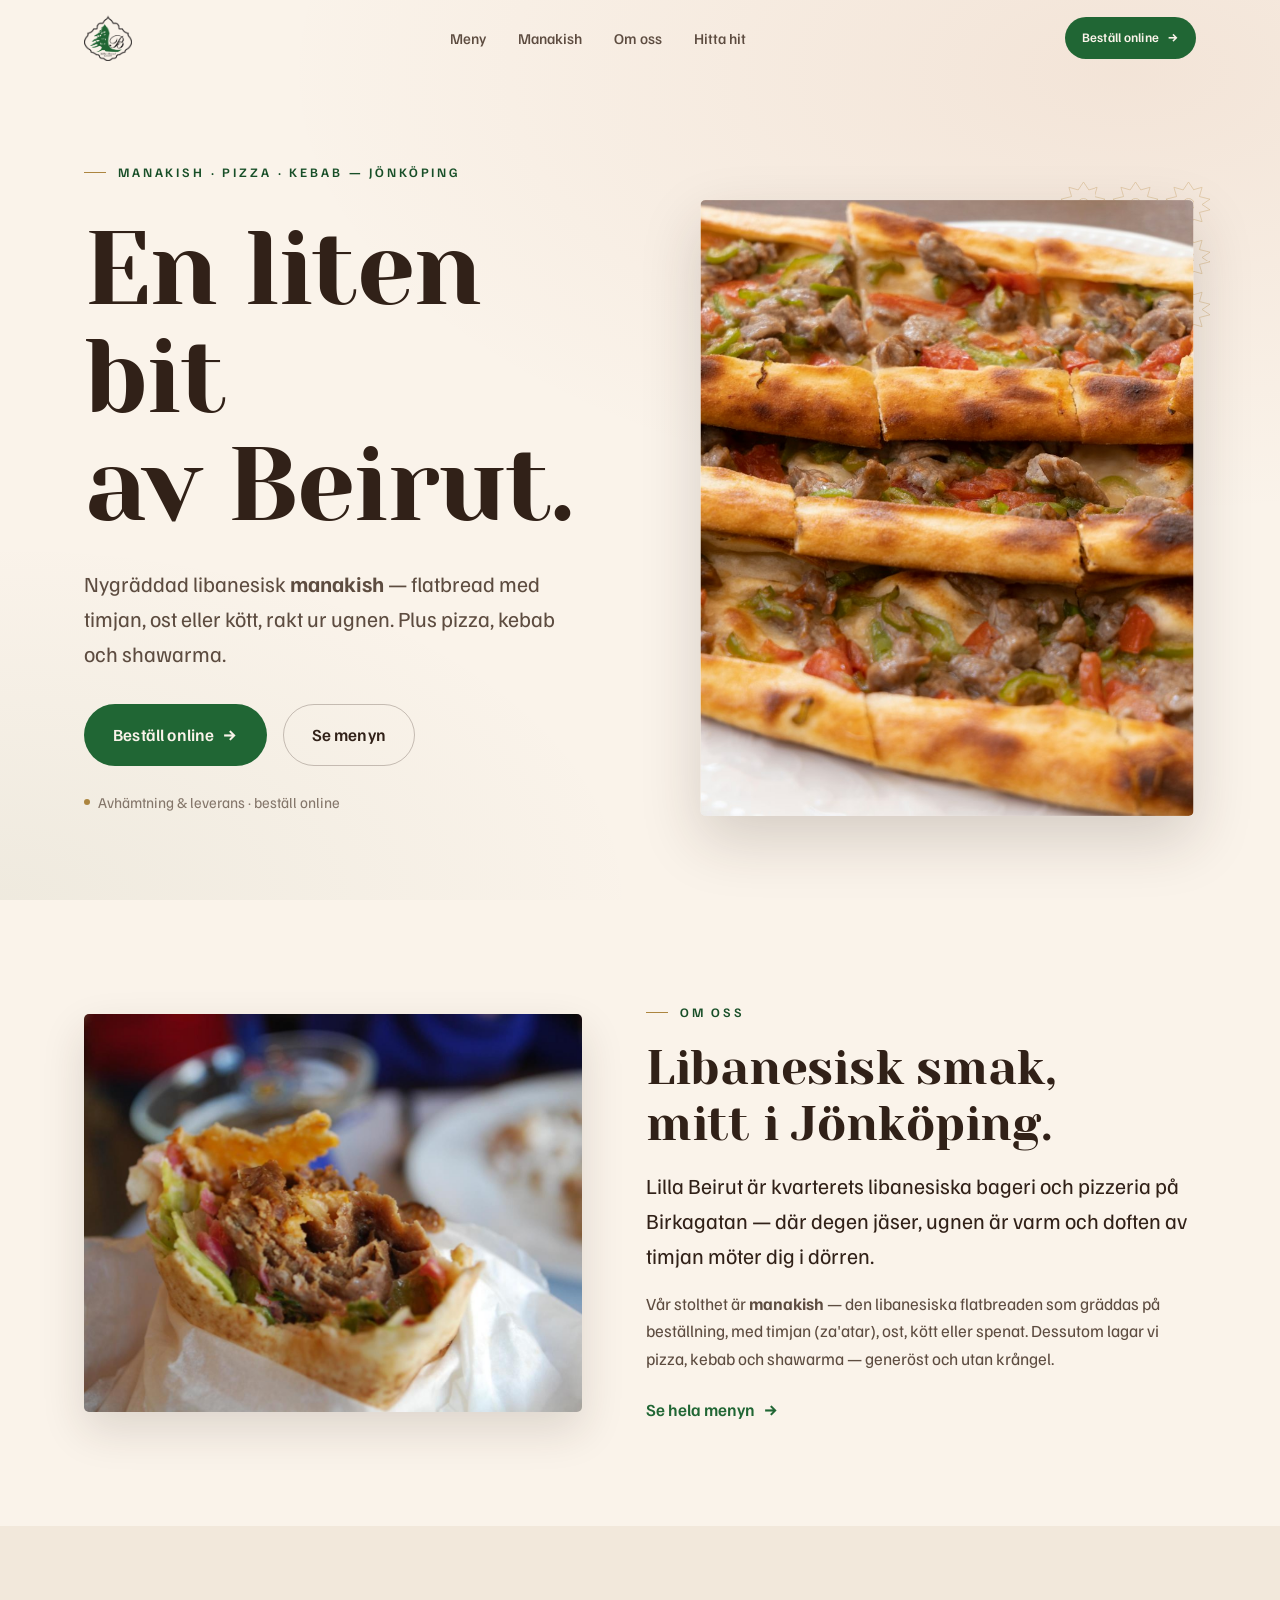
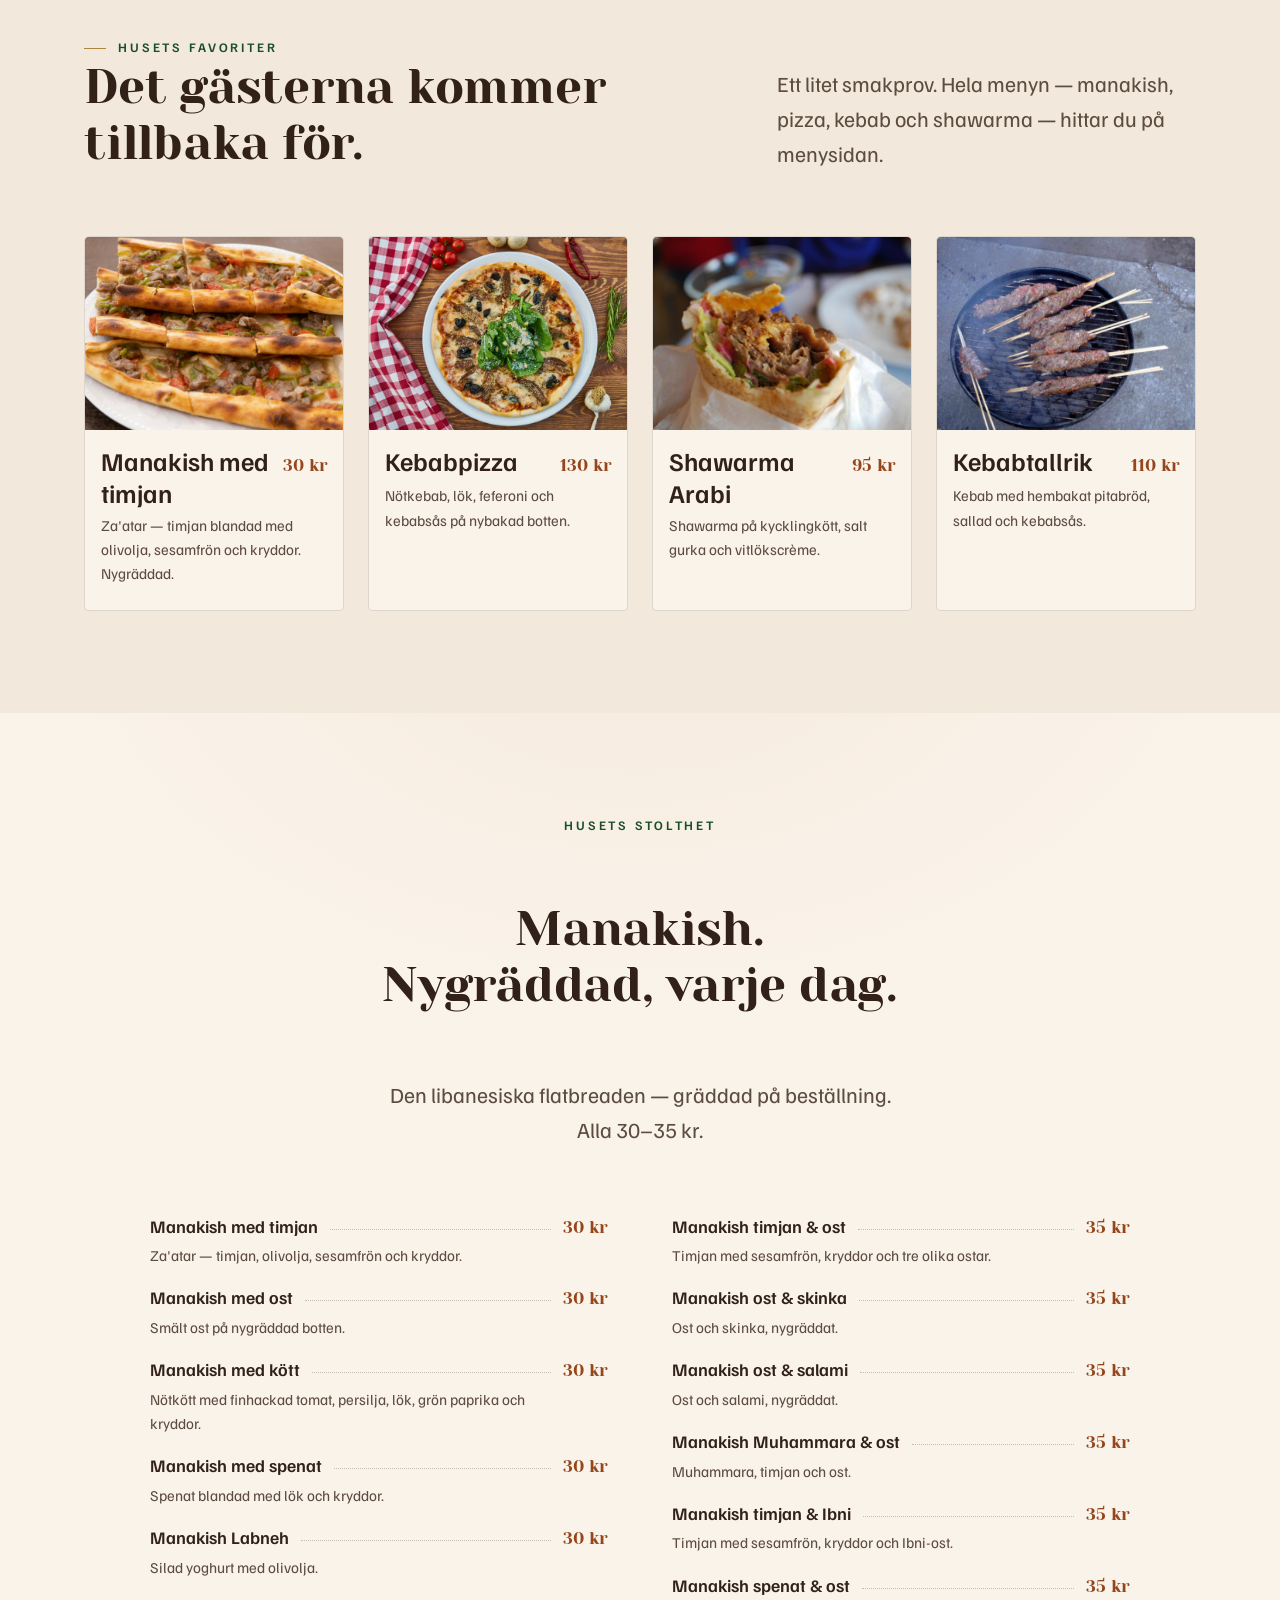
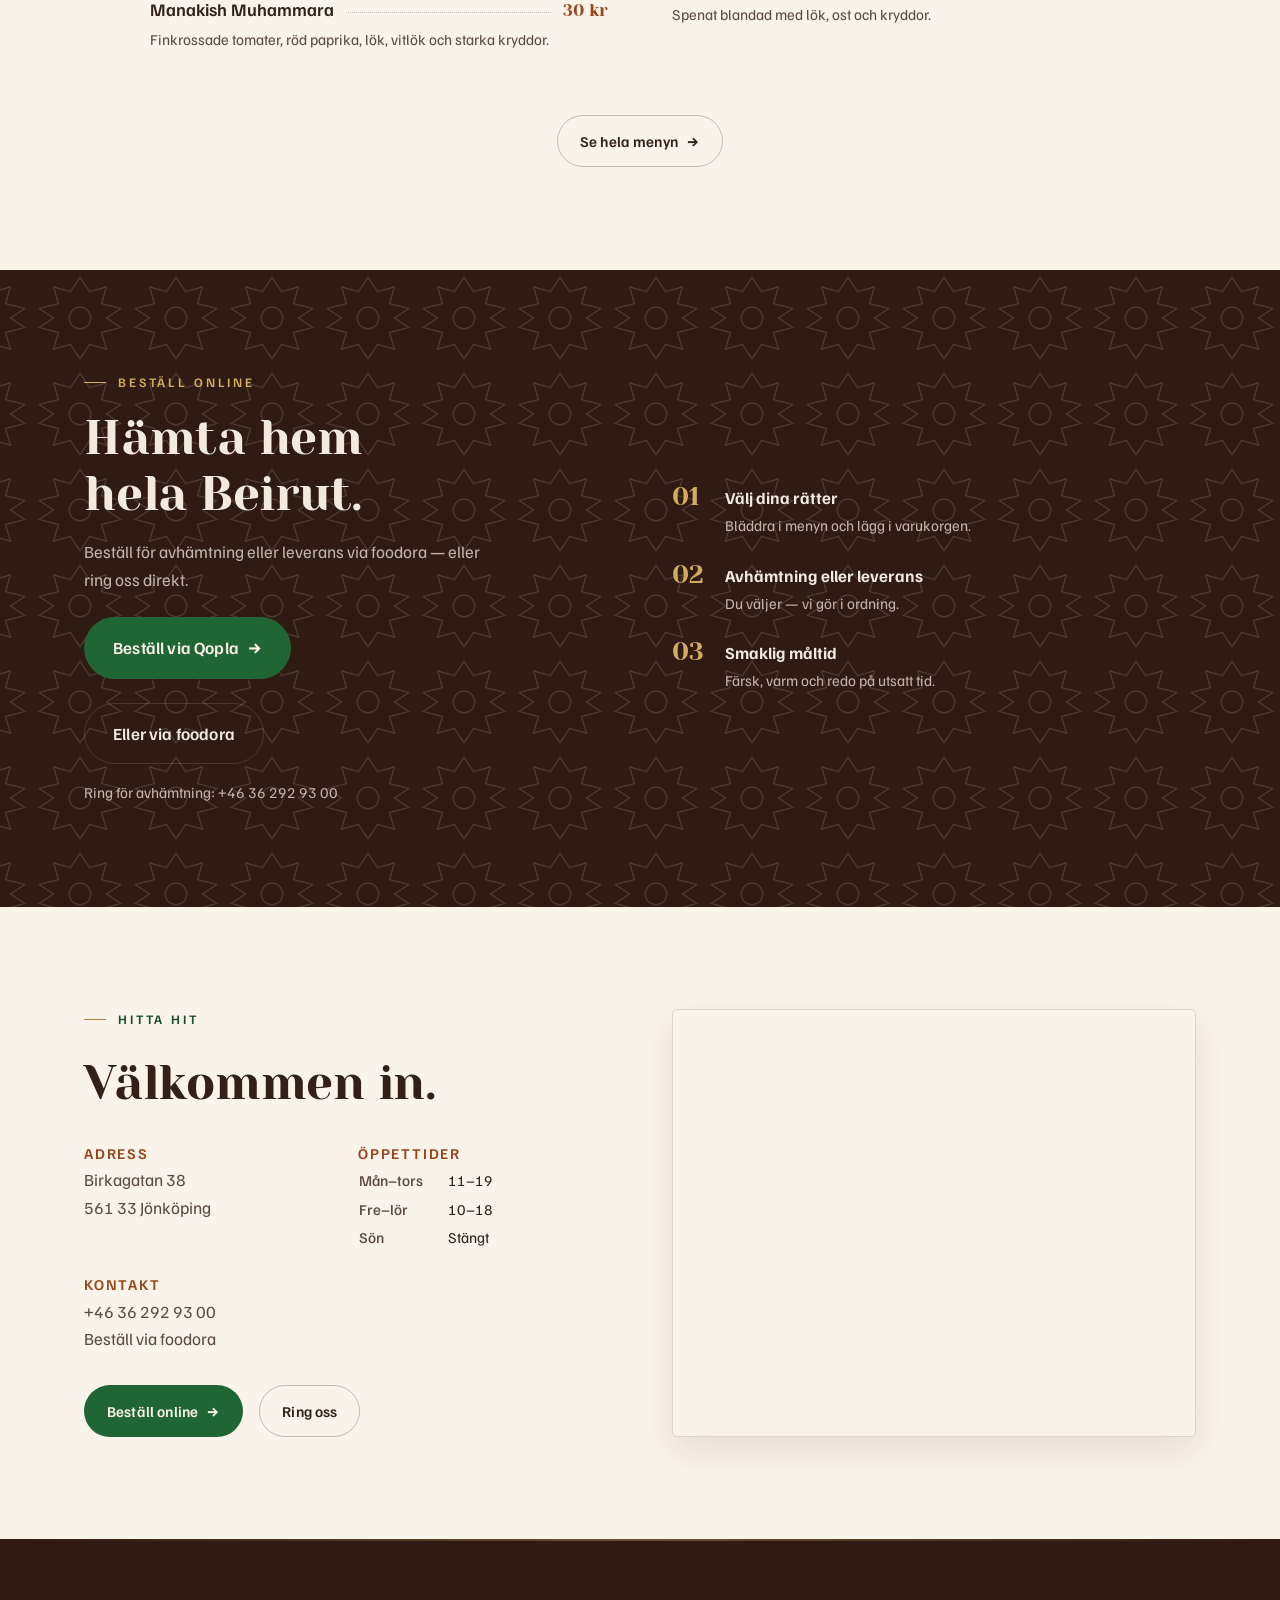
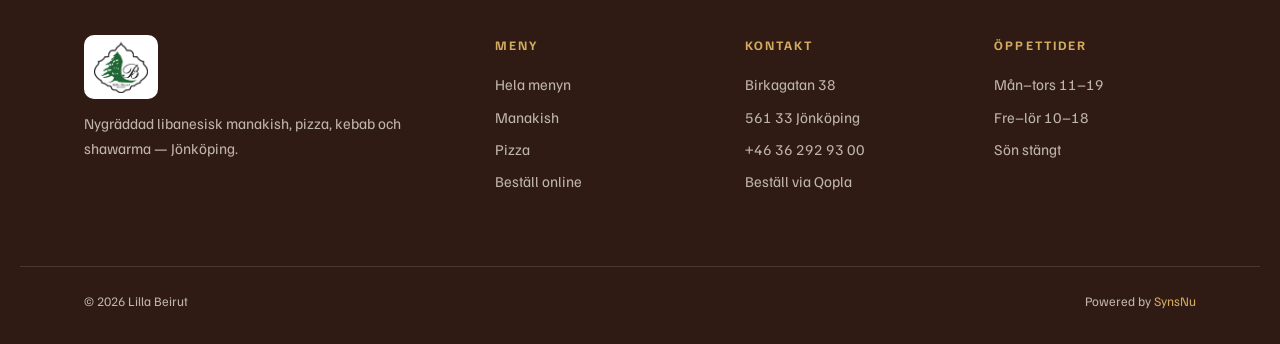
<file: index.html>
<!DOCTYPE html>
<html lang="sv">
<head>
<meta charset="UTF-8">
<meta name="viewport" content="width=device-width, initial-scale=1">

<title>Lilla Beirut — Manakish, pizza &amp; kebab i Jönköping</title>
<meta name="description" content="Lilla Beirut i Jönköping — nygräddad libanesisk manakish, pizza, kebab och shawarma. Avhämtning och leverans via foodora.">
<meta name="theme-color" content="#3a2418">

<link rel="canonical" href="https://lillabeirut.com/">
<meta property="og:title" content="Lilla Beirut — Manakish, pizza & kebab i Jönköping">
<meta property="og:description" content="Nygräddad libanesisk manakish, pizza, kebab och shawarma. Avhämtning &amp; leverans.">
<meta property="og:type" content="restaurant">
<meta property="og:locale" content="sv_SE">
<meta property="og:url" content="https://lillabeirut.com/">

<link rel="icon" type="image/png" sizes="32x32" href="assets/favicon-32.png">
<link rel="icon" type="image/png" sizes="512x512" href="assets/favicon-512.png">
<link rel="apple-touch-icon" href="assets/favicon-512.png">

<link rel="preconnect" href="https://fonts.googleapis.com">
<link rel="preconnect" href="https://fonts.gstatic.com" crossorigin>
<link rel="stylesheet" href="https://fonts.googleapis.com/css2?family=Yeseva+One&family=Familjen+Grotesk:ital,wght@0,400;0,500;0,600;0,700;1,400&display=swap">

<link rel="stylesheet" href="styles/tokens.css">
<link rel="stylesheet" href="styles/base.css">
<link rel="stylesheet" href="styles/components.css">
<link rel="stylesheet" href="styles/pages.css">

<script type="application/ld+json">
{ "@context":"https://schema.org","@type":"Restaurant",
  "name":"Lilla Beirut",
  "servesCuisine":["Lebanese","Manakish","Pizza","Kebab"],
  "priceRange":"$",
  "telephone":"+46362929300",
  "url":"https://lillabeirut.com/",
  "address":{"@type":"PostalAddress","streetAddress":"Birkagatan 38","postalCode":"561 33","addressLocality":"Jönköping","addressCountry":"SE"},
  "openingHoursSpecification":[
    {"@type":"OpeningHoursSpecification","dayOfWeek":["Monday","Tuesday","Wednesday","Thursday"],"opens":"11:00","closes":"19:00"},
    {"@type":"OpeningHoursSpecification","dayOfWeek":["Friday","Saturday"],"opens":"10:00","closes":"18:00"}
  ]
}
</script>
</head>

<body>

<a class="skip-link" href="#main">Hoppa till innehåll</a>

<!-- ============ NAV ============ -->
<header class="nav" id="nav">
  <div class="nav__inner wrap">
    <a class="wordmark" href="index.html" aria-label="Lilla Beirut — startsida">
      <img class="wordmark__logo" src="assets/lilla-beirut-logo-transparent.png" alt="Lilla Beirut Bakery" width="150" height="107">
    </a>
    <nav class="nav__links" aria-label="Huvudmeny">
      <a href="meny.html">Meny</a>
      <a href="#manakish">Manakish</a>
      <a href="#om-oss">Om oss</a>
      <a href="#hitta-hit">Hitta hit</a>
    </nav>
    <a class="btn btn--primary btn--sm nav__cta" href="https://qopla.com/restaurant/lilla-beirut/qqyY3pXYZp/order" target="_blank" rel="noopener">Beställ online <span class="btn__arrow" aria-hidden="true">→</span></a>
    <button class="nav__burger" id="burger" aria-label="Öppna meny" aria-expanded="false" aria-controls="mobnav"><span></span></button>
  </div>
</header>

<!-- ============ MOBILE NAV ============ -->
<div class="mobnav" id="mobnav" aria-label="Mobilmeny">
  <div class="mobnav__top wrap">
    <span class="wordmark wordmark--static">Lilla Beirut</span>
    <button class="mobnav__close" data-close aria-label="Stäng meny">×</button>
  </div>
  <nav class="mobnav__links">
    <a href="meny.html">Meny</a>
    <a href="#manakish" data-close>Manakish</a>
    <a href="#om-oss" data-close>Om oss</a>
    <a href="#hitta-hit" data-close>Hitta hit</a>
  </nav>
  <a class="btn btn--primary mobnav__cta" href="https://qopla.com/restaurant/lilla-beirut/qqyY3pXYZp/order" target="_blank" rel="noopener" data-close>Beställ online <span class="btn__arrow" aria-hidden="true">→</span></a>
</div>

<main id="main">

  <!-- ============ HERO ============ -->
  <section class="hero">
    <div class="hero__grid wrap">
      <div class="hero__copy">
        <span class="eyebrow reveal">Manakish · Pizza · Kebab — Jönköping</span>
        <h1 class="hero__title reveal reveal--d1">En liten bit<br>av Beirut.</h1>
        <p class="hero__lead reveal reveal--d2">
          Nygräddad libanesisk <strong>manakish</strong> — flatbread med timjan,
          ost eller kött, rakt ur ugnen. Plus pizza, kebab och shawarma.
        </p>
        <div class="hero__actions reveal reveal--d3">
          <a class="btn btn--primary btn--lg" href="https://qopla.com/restaurant/lilla-beirut/qqyY3pXYZp/order" target="_blank" rel="noopener">Beställ online <span class="btn__arrow" aria-hidden="true">→</span></a>
          <a class="btn btn--ghost btn--lg" href="meny.html">Se menyn</a>
        </div>
        <p class="hero__note reveal reveal--d3">Avhämtning &amp; leverans · beställ online</p>
      </div>

      <figure class="hero__figure reveal reveal--d2">
        <img src="assets/photos/manakish.jpg" width="1200" height="900"
             alt="Nygräddad libanesisk manakish med kött, tomat och grön paprika" fetchpriority="high">
        <span class="hero__tile" aria-hidden="true"></span>
      </figure>
    </div>
  </section>

  <!-- ============ STORY / OM OSS ============ -->
  <section class="section" id="om-oss">
    <div class="story wrap">
      <figure class="story__media reveal">
        <img src="assets/photos/shawarma.jpg" width="1200" height="900" loading="lazy"
             alt="Shawarma i nybakat bröd med vitlökscrème">
      </figure>
      <div class="story__copy reveal reveal--d1">
        <span class="eyebrow">Om oss</span>
        <h2>Libanesisk smak,<br>mitt i Jönköping.</h2>
        <p class="lead">
          Lilla Beirut är kvarterets libanesiska bageri och pizzeria på
          Birkagatan — där degen jäser, ugnen är varm och doften av timjan
          möter dig i dörren.
        </p>
        <p>
          Vår stolthet är <strong>manakish</strong> — den libanesiska flatbreaden
          som gräddas på beställning, med timjan (za'atar), ost, kött eller
          spenat. Dessutom lagar vi pizza, kebab och shawarma — generöst och
          utan krångel.
        </p>
        <a class="link-arrow" href="meny.html">Se hela menyn <span aria-hidden="true">→</span></a>
      </div>
    </div>
  </section>

  <!-- ============ SIGNATURE DISHES ============ -->
  <section class="section surface-2" id="favoriter">
    <div class="wrap">
      <header class="sec-head reveal">
        <div>
          <span class="eyebrow">Husets favoriter</span>
          <h2>Det gästerna kommer<br>tillbaka för.</h2>
        </div>
        <p class="sec-head__lead">
          Ett litet smakprov. Hela menyn — manakish, pizza, kebab och
          shawarma — hittar du på menysidan.
        </p>
      </header>

      <div class="dishes reveal">
        <article class="dish">
          <div class="dish__media"><img src="assets/photos/manakish.jpg" width="800" height="600" loading="lazy" alt="Manakish med timjan (za'atar)"></div>
          <div class="dish__body">
            <div class="dish__row"><h3>Manakish med timjan</h3><span class="dish__price">30&nbsp;kr</span></div>
            <p>Za'atar — timjan blandad med olivolja, sesamfrön och kryddor. Nygräddad.</p>
          </div>
        </article>
        <article class="dish">
          <div class="dish__media"><img src="assets/photos/pizza.jpg" width="800" height="600" loading="lazy" alt="Kebabpizza"></div>
          <div class="dish__body">
            <div class="dish__row"><h3>Kebabpizza</h3><span class="dish__price">130&nbsp;kr</span></div>
            <p>Nötkebab, lök, feferoni och kebabsås på nybakad botten.</p>
          </div>
        </article>
        <article class="dish">
          <div class="dish__media"><img src="assets/photos/shawarma.jpg" width="800" height="600" loading="lazy" alt="Shawarma Arabi"></div>
          <div class="dish__body">
            <div class="dish__row"><h3>Shawarma Arabi</h3><span class="dish__price">95&nbsp;kr</span></div>
            <p>Shawarma på kycklingkött, salt gurka och vitlökscrème.</p>
          </div>
        </article>
        <article class="dish">
          <div class="dish__media"><img src="assets/photos/grill.jpg" width="800" height="600" loading="lazy" alt="Kebabtallrik"></div>
          <div class="dish__body">
            <div class="dish__row"><h3>Kebabtallrik</h3><span class="dish__price">110&nbsp;kr</span></div>
            <p>Kebab med hembakat pitabröd, sallad och kebabsås.</p>
          </div>
        </article>
      </div>
    </div>
  </section>

  <!-- ============ MANAKISH (the focus) ============ -->
  <section class="section mezze" id="manakish">
    <div class="wrap">
      <header class="sec-head sec-head--center reveal">
        <span class="eyebrow">Husets stolthet</span>
        <h2>Manakish.<br>Nygräddad, varje dag.</h2>
        <p class="sec-head__lead">Den libanesiska flatbreaden — gräddad på beställning. Alla 30–35 kr.</p>
      </header>

      <div class="mezze__list reveal reveal--d1">
        <div class="mezze__col">
          <div class="m-item"><span class="m-item__name">Manakish med timjan</span><span class="m-item__dot" aria-hidden="true"></span><span class="m-item__price">30 kr</span></div>
          <p class="m-item__desc">Za'atar — timjan, olivolja, sesamfrön och kryddor.</p>
          <div class="m-item"><span class="m-item__name">Manakish med ost</span><span class="m-item__dot" aria-hidden="true"></span><span class="m-item__price">30 kr</span></div>
          <p class="m-item__desc">Smält ost på nygräddad botten.</p>
          <div class="m-item"><span class="m-item__name">Manakish med kött</span><span class="m-item__dot" aria-hidden="true"></span><span class="m-item__price">30 kr</span></div>
          <p class="m-item__desc">Nötkött med finhackad tomat, persilja, lök, grön paprika och kryddor.</p>
          <div class="m-item"><span class="m-item__name">Manakish med spenat</span><span class="m-item__dot" aria-hidden="true"></span><span class="m-item__price">30 kr</span></div>
          <p class="m-item__desc">Spenat blandad med lök och kryddor.</p>
          <div class="m-item"><span class="m-item__name">Manakish Labneh</span><span class="m-item__dot" aria-hidden="true"></span><span class="m-item__price">30 kr</span></div>
          <p class="m-item__desc">Silad yoghurt med olivolja.</p>
          <div class="m-item"><span class="m-item__name">Manakish Muhammara</span><span class="m-item__dot" aria-hidden="true"></span><span class="m-item__price">30 kr</span></div>
          <p class="m-item__desc">Finkrossade tomater, röd paprika, lök, vitlök och starka kryddor.</p>
        </div>
        <div class="mezze__col">
          <div class="m-item"><span class="m-item__name">Manakish timjan &amp; ost</span><span class="m-item__dot" aria-hidden="true"></span><span class="m-item__price">35 kr</span></div>
          <p class="m-item__desc">Timjan med sesamfrön, kryddor och tre olika ostar.</p>
          <div class="m-item"><span class="m-item__name">Manakish ost &amp; skinka</span><span class="m-item__dot" aria-hidden="true"></span><span class="m-item__price">35 kr</span></div>
          <p class="m-item__desc">Ost och skinka, nygräddat.</p>
          <div class="m-item"><span class="m-item__name">Manakish ost &amp; salami</span><span class="m-item__dot" aria-hidden="true"></span><span class="m-item__price">35 kr</span></div>
          <p class="m-item__desc">Ost och salami, nygräddat.</p>
          <div class="m-item"><span class="m-item__name">Manakish Muhammara &amp; ost</span><span class="m-item__dot" aria-hidden="true"></span><span class="m-item__price">35 kr</span></div>
          <p class="m-item__desc">Muhammara, timjan och ost.</p>
          <div class="m-item"><span class="m-item__name">Manakish timjan &amp; Ibni</span><span class="m-item__dot" aria-hidden="true"></span><span class="m-item__price">35 kr</span></div>
          <p class="m-item__desc">Timjan med sesamfrön, kryddor och Ibni-ost.</p>
          <div class="m-item"><span class="m-item__name">Manakish spenat &amp; ost</span><span class="m-item__dot" aria-hidden="true"></span><span class="m-item__price">35 kr</span></div>
          <p class="m-item__desc">Spenat blandad med lök, ost och kryddor.</p>
        </div>
      </div>

      <div class="mezze__cta reveal reveal--d2">
        <a class="btn btn--ghost" href="meny.html">Se hela menyn <span class="btn__arrow" aria-hidden="true">→</span></a>
      </div>
    </div>
  </section>

  <!-- ============ ORDER ============ -->
  <section class="section order surface-dark" id="bestall">
    <div class="wrap order__inner">
      <div class="order__copy reveal">
        <span class="eyebrow">Beställ online</span>
        <h2>Hämta hem<br>hela Beirut.</h2>
        <p>Beställ för avhämtning eller leverans via foodora — eller ring oss direkt.</p>
        <a class="btn btn--primary btn--lg" href="https://qopla.com/restaurant/lilla-beirut/qqyY3pXYZp/order" target="_blank" rel="noopener">Beställ via Qopla <span class="btn__arrow" aria-hidden="true">→</span></a>
        <a class="btn btn--ghost btn--lg" href="https://www.foodora.se/restaurant/jhcm/lilla-beirut" target="_blank" rel="noopener">Eller via foodora</a>
        <p class="order__note">Ring för avhämtning: <a href="tel:+46362929300">+46 36 292 93 00</a></p>
      </div>
      <ul class="order__steps reveal reveal--d1">
        <li><span class="order__num">01</span><div><strong>Välj dina rätter</strong><p>Bläddra i menyn och lägg i varukorgen.</p></div></li>
        <li><span class="order__num">02</span><div><strong>Avhämtning eller leverans</strong><p>Du väljer — vi gör i ordning.</p></div></li>
        <li><span class="order__num">03</span><div><strong>Smaklig måltid</strong><p>Färsk, varm och redo på utsatt tid.</p></div></li>
      </ul>
    </div>
  </section>

  <!-- ============ VISIT / HITTA HIT ============ -->
  <section class="section" id="hitta-hit">
    <div class="visit wrap">
      <div class="visit__info reveal">
        <span class="eyebrow">Hitta hit</span>
        <h2>Välkommen in.</h2>
        <div class="visit__rows">
          <div class="visit__row">
            <h3>Adress</h3>
            <p>Birkagatan 38<br>561 33 Jönköping</p>
          </div>
          <div class="visit__row">
            <h3>Öppettider</h3>
            <table class="hours">
              <tr><th>Mån–tors</th><td>11–19</td></tr>
              <tr><th>Fre–lör</th><td>10–18</td></tr>
              <tr><th>Sön</th><td>Stängt</td></tr>
            </table>
          </div>
          <div class="visit__row">
            <h3>Kontakt</h3>
            <p><a href="tel:+46362929300">+46 36 292 93 00</a><br>
               Beställ via foodora</p>
          </div>
        </div>
        <div class="visit__actions">
          <a class="btn btn--primary" href="https://qopla.com/restaurant/lilla-beirut/qqyY3pXYZp/order" target="_blank" rel="noopener">Beställ online <span class="btn__arrow" aria-hidden="true">→</span></a>
          <a class="btn btn--ghost" href="tel:+46362929300">Ring oss</a>
        </div>
      </div>
      <figure class="visit__map reveal reveal--d1" aria-label="Karta — Lilla Beirut">
        <iframe title="Karta till Lilla Beirut" loading="lazy"
          src="https://www.google.com/maps?q=Birkagatan+38,+561+33+Jönköping&output=embed"></iframe>
      </figure>
    </div>
  </section>

</main>

<!-- ============ FOOTER ============ -->
<footer class="footer surface-dark">
  <div class="wrap footer__inner">
    <div class="footer__brand">
      <img class="footer__logo" src="assets/lilla-beirut-logo.png" alt="Lilla Beirut Bakery" width="128" height="91">
      <p class="footer__tag">Nygräddad libanesisk manakish, pizza, kebab och shawarma — Jönköping.</p>
    </div>
    <div class="footer__col">
      <h4>Meny</h4>
      <ul>
        <li><a href="meny.html">Hela menyn</a></li>
        <li><a href="#manakish">Manakish</a></li>
        <li><a href="meny.html#pizza">Pizza</a></li>
        <li><a href="https://qopla.com/restaurant/lilla-beirut/qqyY3pXYZp/order" target="_blank" rel="noopener">Beställ online</a></li>
      </ul>
    </div>
    <div class="footer__col">
      <h4>Kontakt</h4>
      <ul>
        <li>Birkagatan 38</li>
        <li>561 33 Jönköping</li>
        <li><a href="tel:+46362929300">+46 36 292 93 00</a></li>
        <li><a href="https://qopla.com/restaurant/lilla-beirut/qqyY3pXYZp/order" target="_blank" rel="noopener">Beställ via Qopla</a></li>
      </ul>
    </div>
    <div class="footer__col">
      <h4>Öppettider</h4>
      <ul>
        <li>Mån–tors 11–19</li>
        <li>Fre–lör 10–18</li>
        <li>Sön stängt</li>
      </ul>
    </div>
  </div>
  <div class="wrap footer__bottom">
    <span>© <span data-year></span> Lilla Beirut</span>
    <span class="footer__meta">Powered by <a href="https://www.synsnumedia.se/" target="_blank" rel="noopener">SynsNu</a></span>
  </div>
</footer>

<script src="scripts/main.js" defer></script>
</body>
</html>
</file>
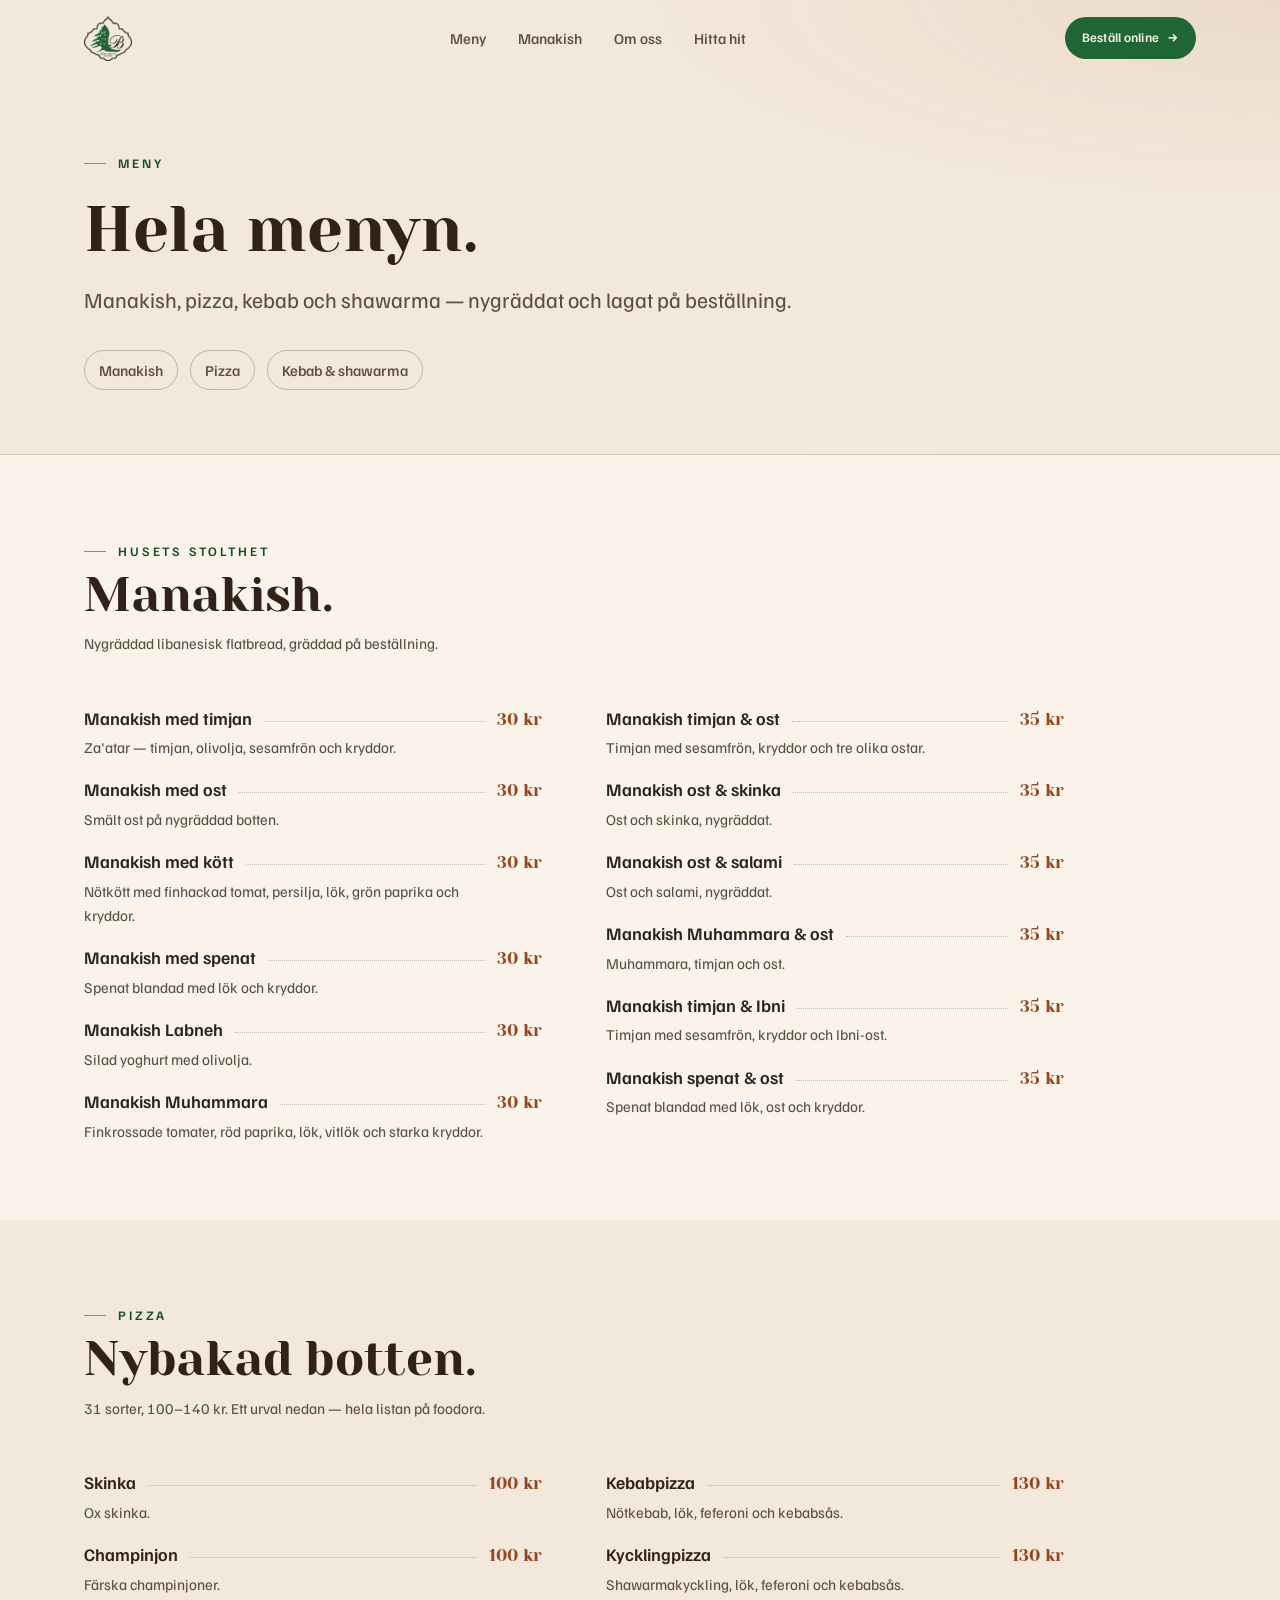
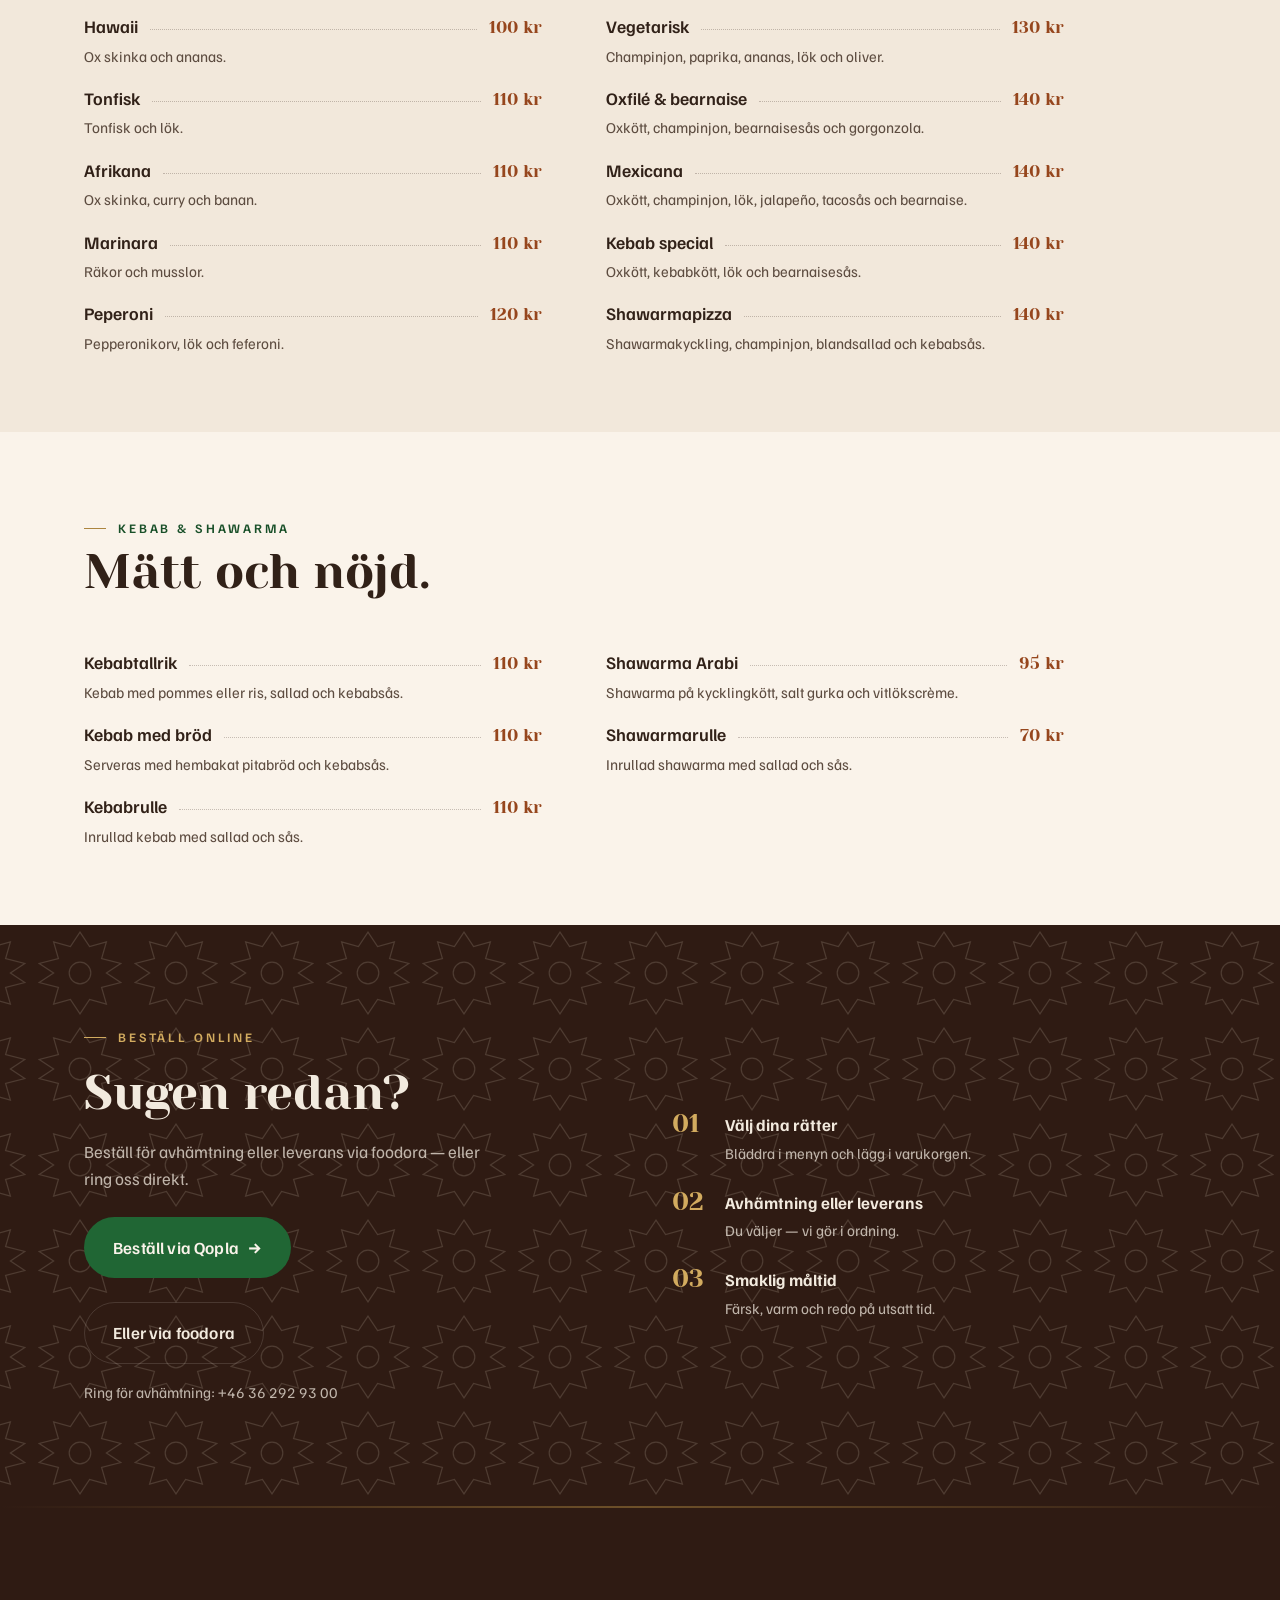
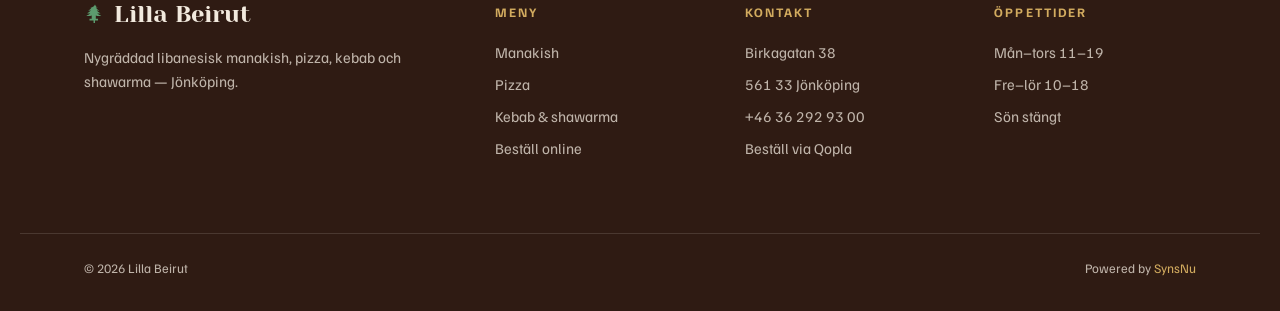
<file: meny.html>
<!DOCTYPE html>
<html lang="sv">
<head>
<meta charset="UTF-8">
<meta name="viewport" content="width=device-width, initial-scale=1">

<title>Meny — Lilla Beirut</title>
<meta name="description" content="Hela menyn på Lilla Beirut i Jönköping — manakish (12 sorter), pizza, kebab och shawarma. Nygräddat och lagat på beställning.">
<meta name="theme-color" content="#3a2418">

<link rel="canonical" href="https://lillabeirut.com/meny.html">
<meta property="og:title" content="Meny — Lilla Beirut">
<meta property="og:type" content="website">
<meta property="og:locale" content="sv_SE">

<link rel="icon" type="image/png" sizes="32x32" href="assets/favicon-32.png">
<link rel="apple-touch-icon" href="assets/favicon-512.png">

<link rel="preconnect" href="https://fonts.googleapis.com">
<link rel="preconnect" href="https://fonts.gstatic.com" crossorigin>
<link rel="stylesheet" href="https://fonts.googleapis.com/css2?family=Yeseva+One&family=Familjen+Grotesk:ital,wght@0,400;0,500;0,600;0,700;1,400&display=swap">

<link rel="stylesheet" href="styles/tokens.css">
<link rel="stylesheet" href="styles/base.css">
<link rel="stylesheet" href="styles/components.css">
<link rel="stylesheet" href="styles/pages.css">
</head>

<body>

<a class="skip-link" href="#main">Hoppa till innehåll</a>

<header class="nav is-scrolled" id="nav">
  <div class="nav__inner wrap">
    <a class="wordmark" href="index.html" aria-label="Lilla Beirut — startsida"><img class="wordmark__logo" src="assets/lilla-beirut-logo-transparent.png" alt="Lilla Beirut Bakery" width="150" height="107"></a>
    <nav class="nav__links" aria-label="Huvudmeny">
      <a href="meny.html" aria-current="page">Meny</a>
      <a href="index.html#manakish">Manakish</a>
      <a href="index.html#om-oss">Om oss</a>
      <a href="index.html#hitta-hit">Hitta hit</a>
    </nav>
    <a class="btn btn--primary btn--sm nav__cta" href="https://qopla.com/restaurant/lilla-beirut/qqyY3pXYZp/order" target="_blank" rel="noopener">Beställ online <span class="btn__arrow" aria-hidden="true">→</span></a>
    <button class="nav__burger" id="burger" aria-label="Öppna meny" aria-expanded="false" aria-controls="mobnav"><span></span></button>
  </div>
</header>

<div class="mobnav" id="mobnav" aria-label="Mobilmeny">
  <div class="mobnav__top wrap">
    <span class="wordmark wordmark--static">Lilla Beirut</span>
    <button class="mobnav__close" data-close aria-label="Stäng meny">×</button>
  </div>
  <nav class="mobnav__links">
    <a href="meny.html" data-close>Meny</a>
    <a href="index.html#manakish">Manakish</a>
    <a href="index.html#om-oss">Om oss</a>
    <a href="index.html#hitta-hit">Hitta hit</a>
  </nav>
  <a class="btn btn--primary mobnav__cta" href="https://qopla.com/restaurant/lilla-beirut/qqyY3pXYZp/order" target="_blank" rel="noopener" data-close>Beställ online <span class="btn__arrow" aria-hidden="true">→</span></a>
</div>

<main id="main">

  <!-- ===== MENU HERO ===== -->
  <section class="menu-hero">
    <div class="wrap menu-hero__inner reveal">
      <span class="eyebrow">Meny</span>
      <h1>Hela menyn.</h1>
      <p class="lead">Manakish, pizza, kebab och shawarma — nygräddat och lagat på beställning.</p>
      <nav class="menu-jump" aria-label="Hoppa till kategori">
        <a href="#manakish">Manakish</a>
        <a href="#pizza">Pizza</a>
        <a href="#kebab">Kebab &amp; shawarma</a>
      </nav>
    </div>
  </section>

  <!-- ===== MANAKISH ===== -->
  <section class="section menu-cat" id="manakish">
    <div class="wrap">
      <header class="menu-cat__head reveal"><span class="eyebrow">Husets stolthet</span><h2>Manakish.</h2><p class="menu-cat__note">Nygräddad libanesisk flatbread, gräddad på beställning.</p></header>
      <div class="menu-grid reveal reveal--d1">
        <div class="menu-col">
          <div class="m-item"><span class="m-item__name">Manakish med timjan</span><span class="m-item__dot" aria-hidden="true"></span><span class="m-item__price">30 kr</span></div>
          <p class="m-item__desc">Za'atar — timjan, olivolja, sesamfrön och kryddor.</p>
          <div class="m-item"><span class="m-item__name">Manakish med ost</span><span class="m-item__dot" aria-hidden="true"></span><span class="m-item__price">30 kr</span></div>
          <p class="m-item__desc">Smält ost på nygräddad botten.</p>
          <div class="m-item"><span class="m-item__name">Manakish med kött</span><span class="m-item__dot" aria-hidden="true"></span><span class="m-item__price">30 kr</span></div>
          <p class="m-item__desc">Nötkött med finhackad tomat, persilja, lök, grön paprika och kryddor.</p>
          <div class="m-item"><span class="m-item__name">Manakish med spenat</span><span class="m-item__dot" aria-hidden="true"></span><span class="m-item__price">30 kr</span></div>
          <p class="m-item__desc">Spenat blandad med lök och kryddor.</p>
          <div class="m-item"><span class="m-item__name">Manakish Labneh</span><span class="m-item__dot" aria-hidden="true"></span><span class="m-item__price">30 kr</span></div>
          <p class="m-item__desc">Silad yoghurt med olivolja.</p>
          <div class="m-item"><span class="m-item__name">Manakish Muhammara</span><span class="m-item__dot" aria-hidden="true"></span><span class="m-item__price">30 kr</span></div>
          <p class="m-item__desc">Finkrossade tomater, röd paprika, lök, vitlök och starka kryddor.</p>
        </div>
        <div class="menu-col">
          <div class="m-item"><span class="m-item__name">Manakish timjan &amp; ost</span><span class="m-item__dot" aria-hidden="true"></span><span class="m-item__price">35 kr</span></div>
          <p class="m-item__desc">Timjan med sesamfrön, kryddor och tre olika ostar.</p>
          <div class="m-item"><span class="m-item__name">Manakish ost &amp; skinka</span><span class="m-item__dot" aria-hidden="true"></span><span class="m-item__price">35 kr</span></div>
          <p class="m-item__desc">Ost och skinka, nygräddat.</p>
          <div class="m-item"><span class="m-item__name">Manakish ost &amp; salami</span><span class="m-item__dot" aria-hidden="true"></span><span class="m-item__price">35 kr</span></div>
          <p class="m-item__desc">Ost och salami, nygräddat.</p>
          <div class="m-item"><span class="m-item__name">Manakish Muhammara &amp; ost</span><span class="m-item__dot" aria-hidden="true"></span><span class="m-item__price">35 kr</span></div>
          <p class="m-item__desc">Muhammara, timjan och ost.</p>
          <div class="m-item"><span class="m-item__name">Manakish timjan &amp; Ibni</span><span class="m-item__dot" aria-hidden="true"></span><span class="m-item__price">35 kr</span></div>
          <p class="m-item__desc">Timjan med sesamfrön, kryddor och Ibni-ost.</p>
          <div class="m-item"><span class="m-item__name">Manakish spenat &amp; ost</span><span class="m-item__dot" aria-hidden="true"></span><span class="m-item__price">35 kr</span></div>
          <p class="m-item__desc">Spenat blandad med lök, ost och kryddor.</p>
        </div>
      </div>
    </div>
  </section>

  <!-- ===== PIZZA ===== -->
  <section class="section surface-2 menu-cat" id="pizza">
    <div class="wrap">
      <header class="menu-cat__head reveal"><span class="eyebrow">Pizza</span><h2>Nybakad botten.</h2><p class="menu-cat__note">31 sorter, 100–140 kr. Ett urval nedan — hela listan på foodora.</p></header>
      <div class="menu-grid reveal reveal--d1">
        <div class="menu-col">
          <div class="m-item"><span class="m-item__name">Skinka</span><span class="m-item__dot" aria-hidden="true"></span><span class="m-item__price">100 kr</span></div>
          <p class="m-item__desc">Ox skinka.</p>
          <div class="m-item"><span class="m-item__name">Champinjon</span><span class="m-item__dot" aria-hidden="true"></span><span class="m-item__price">100 kr</span></div>
          <p class="m-item__desc">Färska champinjoner.</p>
          <div class="m-item"><span class="m-item__name">Hawaii</span><span class="m-item__dot" aria-hidden="true"></span><span class="m-item__price">100 kr</span></div>
          <p class="m-item__desc">Ox skinka och ananas.</p>
          <div class="m-item"><span class="m-item__name">Tonfisk</span><span class="m-item__dot" aria-hidden="true"></span><span class="m-item__price">110 kr</span></div>
          <p class="m-item__desc">Tonfisk och lök.</p>
          <div class="m-item"><span class="m-item__name">Afrikana</span><span class="m-item__dot" aria-hidden="true"></span><span class="m-item__price">110 kr</span></div>
          <p class="m-item__desc">Ox skinka, curry och banan.</p>
          <div class="m-item"><span class="m-item__name">Marinara</span><span class="m-item__dot" aria-hidden="true"></span><span class="m-item__price">110 kr</span></div>
          <p class="m-item__desc">Räkor och musslor.</p>
          <div class="m-item"><span class="m-item__name">Peperoni</span><span class="m-item__dot" aria-hidden="true"></span><span class="m-item__price">120 kr</span></div>
          <p class="m-item__desc">Pepperonikorv, lök och feferoni.</p>
        </div>
        <div class="menu-col">
          <div class="m-item"><span class="m-item__name">Kebabpizza</span><span class="m-item__dot" aria-hidden="true"></span><span class="m-item__price">130 kr</span></div>
          <p class="m-item__desc">Nötkebab, lök, feferoni och kebabsås.</p>
          <div class="m-item"><span class="m-item__name">Kycklingpizza</span><span class="m-item__dot" aria-hidden="true"></span><span class="m-item__price">130 kr</span></div>
          <p class="m-item__desc">Shawarmakyckling, lök, feferoni och kebabsås.</p>
          <div class="m-item"><span class="m-item__name">Vegetarisk</span><span class="m-item__dot" aria-hidden="true"></span><span class="m-item__price">130 kr</span></div>
          <p class="m-item__desc">Champinjon, paprika, ananas, lök och oliver.</p>
          <div class="m-item"><span class="m-item__name">Oxfilé &amp; bearnaise</span><span class="m-item__dot" aria-hidden="true"></span><span class="m-item__price">140 kr</span></div>
          <p class="m-item__desc">Oxkött, champinjon, bearnaisesås och gorgonzola.</p>
          <div class="m-item"><span class="m-item__name">Mexicana</span><span class="m-item__dot" aria-hidden="true"></span><span class="m-item__price">140 kr</span></div>
          <p class="m-item__desc">Oxkött, champinjon, lök, jalapeño, tacosås och bearnaise.</p>
          <div class="m-item"><span class="m-item__name">Kebab special</span><span class="m-item__dot" aria-hidden="true"></span><span class="m-item__price">140 kr</span></div>
          <p class="m-item__desc">Oxkött, kebabkött, lök och bearnaisesås.</p>
          <div class="m-item"><span class="m-item__name">Shawarmapizza</span><span class="m-item__dot" aria-hidden="true"></span><span class="m-item__price">140 kr</span></div>
          <p class="m-item__desc">Shawarmakyckling, champinjon, blandsallad och kebabsås.</p>
        </div>
      </div>
    </div>
  </section>

  <!-- ===== KEBAB & SHAWARMA ===== -->
  <section class="section menu-cat" id="kebab">
    <div class="wrap">
      <header class="menu-cat__head reveal"><span class="eyebrow">Kebab &amp; shawarma</span><h2>Mätt och nöjd.</h2></header>
      <div class="menu-grid reveal reveal--d1">
        <div class="menu-col">
          <div class="m-item"><span class="m-item__name">Kebabtallrik</span><span class="m-item__dot" aria-hidden="true"></span><span class="m-item__price">110 kr</span></div>
          <p class="m-item__desc">Kebab med pommes eller ris, sallad och kebabsås.</p>
          <div class="m-item"><span class="m-item__name">Kebab med bröd</span><span class="m-item__dot" aria-hidden="true"></span><span class="m-item__price">110 kr</span></div>
          <p class="m-item__desc">Serveras med hembakat pitabröd och kebabsås.</p>
          <div class="m-item"><span class="m-item__name">Kebabrulle</span><span class="m-item__dot" aria-hidden="true"></span><span class="m-item__price">110 kr</span></div>
          <p class="m-item__desc">Inrullad kebab med sallad och sås.</p>
        </div>
        <div class="menu-col">
          <div class="m-item"><span class="m-item__name">Shawarma Arabi</span><span class="m-item__dot" aria-hidden="true"></span><span class="m-item__price">95 kr</span></div>
          <p class="m-item__desc">Shawarma på kycklingkött, salt gurka och vitlökscrème.</p>
          <div class="m-item"><span class="m-item__name">Shawarmarulle</span><span class="m-item__dot" aria-hidden="true"></span><span class="m-item__price">70 kr</span></div>
          <p class="m-item__desc">Inrullad shawarma med sallad och sås.</p>
        </div>
      </div>
    </div>
  </section>

  <!-- ===== ORDER CTA ===== -->
  <section class="section order surface-dark" id="bestall">
    <div class="wrap order__inner">
      <div class="order__copy reveal">
        <span class="eyebrow">Beställ online</span>
        <h2>Sugen redan?</h2>
        <p>Beställ för avhämtning eller leverans via foodora — eller ring oss direkt.</p>
        <a class="btn btn--primary btn--lg" href="https://qopla.com/restaurant/lilla-beirut/qqyY3pXYZp/order" target="_blank" rel="noopener">Beställ via Qopla <span class="btn__arrow" aria-hidden="true">→</span></a>
        <a class="btn btn--ghost btn--lg" href="https://www.foodora.se/restaurant/jhcm/lilla-beirut" target="_blank" rel="noopener">Eller via foodora</a>
        <p class="order__note">Ring för avhämtning: <a href="tel:+46362929300">+46 36 292 93 00</a></p>
      </div>
      <ul class="order__steps reveal reveal--d1">
        <li><span class="order__num">01</span><div><strong>Välj dina rätter</strong><p>Bläddra i menyn och lägg i varukorgen.</p></div></li>
        <li><span class="order__num">02</span><div><strong>Avhämtning eller leverans</strong><p>Du väljer — vi gör i ordning.</p></div></li>
        <li><span class="order__num">03</span><div><strong>Smaklig måltid</strong><p>Färsk, varm och redo på utsatt tid.</p></div></li>
      </ul>
    </div>
  </section>

</main>

<footer class="footer surface-dark">
  <div class="wrap footer__inner">
    <div class="footer__brand">
      <span class="wordmark wordmark--static wordmark--on-dark">
        <svg class="wordmark__cedar" viewBox="0 0 24 24" aria-hidden="true"><path d="M12 1.5c.6 1.7 1.7 2.9 3.1 3.6-.8.1-1.6 0-2.3-.4.9 1.7 2.3 2.9 4 3.6-1 .2-2 .1-2.9-.3 1 1.6 2.5 2.7 4.3 3.3-1.3.3-2.6.2-3.8-.4 1.1 1.5 2.7 2.5 4.5 2.9-2 .7-4.1.6-6-.3v3.7h2.4v1.8H12v2.8h-1.6v-2.8H6v-1.8h2.4v-3.7c-1.9.9-4 1-6 .3 1.8-.4 3.4-1.4 4.5-2.9-1.2.6-2.5.7-3.8.4 1.8-.6 3.3-1.7 4.3-3.3-.9.4-1.9.5-2.9.3 1.7-.7 3.1-1.9 4-3.6-.7.4-1.5.5-2.3.4C10.3 4.4 11.4 3.2 12 1.5Z"/></svg>
        Lilla Beirut
      </span>
      <p class="footer__tag">Nygräddad libanesisk manakish, pizza, kebab och shawarma — Jönköping.</p>
    </div>
    <div class="footer__col">
      <h4>Meny</h4>
      <ul>
        <li><a href="#manakish">Manakish</a></li>
        <li><a href="#pizza">Pizza</a></li>
        <li><a href="#kebab">Kebab &amp; shawarma</a></li>
        <li><a href="https://qopla.com/restaurant/lilla-beirut/qqyY3pXYZp/order" target="_blank" rel="noopener">Beställ online</a></li>
      </ul>
    </div>
    <div class="footer__col">
      <h4>Kontakt</h4>
      <ul>
        <li>Birkagatan 38</li>
        <li>561 33 Jönköping</li>
        <li><a href="tel:+46362929300">+46 36 292 93 00</a></li>
        <li><a href="https://qopla.com/restaurant/lilla-beirut/qqyY3pXYZp/order" target="_blank" rel="noopener">Beställ via Qopla</a></li>
      </ul>
    </div>
    <div class="footer__col">
      <h4>Öppettider</h4>
      <ul>
        <li>Mån–tors 11–19</li>
        <li>Fre–lör 10–18</li>
        <li>Sön stängt</li>
      </ul>
    </div>
  </div>
  <div class="wrap footer__bottom">
    <span>© <span data-year></span> Lilla Beirut</span>
    <span class="footer__meta">Powered by <a href="https://www.synsnumedia.se/" target="_blank" rel="noopener">SynsNu</a></span>
  </div>
</footer>

<script src="scripts/main.js" defer></script>
</body>
</html>
</file>
<file: styles/tokens.css>
/* ============================================================
   Lilla Beirut — Design Tokens
   "Levantine warmth meets Scandinavian restraint"
   Light theme · OKLCH palette · 4pt spatial scale
   ============================================================ */

:root {
  /* ---- Surfaces (warm sand, neutrals tinted toward clay hue ~70) ---- */
  --sand:        oklch(0.967 0.014 75);   /* page surface — warm cream */
  --sand-2:      oklch(0.935 0.020 72);   /* elevated cards / alt sections */
  --sand-3:      oklch(0.895 0.026 70);   /* deeper surface */
  --line:        oklch(0.27 0.03 50 / 0.14);   /* hairline on sand */
  --line-strong: oklch(0.27 0.03 50 / 0.26);

  /* ---- Ink (deep warm brown-black, never pure black) ---- */
  --ink:         oklch(0.265 0.030 52);   /* body + headings */
  --ink-soft:    oklch(0.430 0.030 55);   /* secondary text */
  --ink-faint:   oklch(0.575 0.025 60);   /* captions / muted */

  /* ---- Accents ---- */
  --pom:         #206634;                  /* PRIMÄR — cedergrön ur loggan (matchar loggan) */
  --pom-deep:    #184F28;                  /* cedergrön hover */
  --warm:        oklch(0.505 0.165 25);   /* pomegranate — varm sekundäraccent */
  --warm-deep:   oklch(0.430 0.150 25);
  --clay:        oklch(0.575 0.125 47);   /* terracotta — secondary warm */
  --clay-deep:   oklch(0.490 0.120 45);
  --olive:       #206634;                  /* cedar green — EXAKT ur Lilla Beirut-loggan */
  --olive-deep:  #184F28;                  /* mörkare cedergrön (hover) */
  --olive-light: #5C9B6E;                  /* ljus cedergrön för mörk bg */
  --gold:        oklch(0.760 0.105 82);   /* gold — fine hairline accent */
  --gold-deep:   oklch(0.640 0.100 80);

  /* ---- Dark band (footer / order block) — deep warm aubergine-brown ---- */
  --dark:        oklch(0.245 0.035 40);
  --dark-2:      oklch(0.300 0.040 42);
  --on-dark:     oklch(0.940 0.018 75);   /* cream text on dark */
  --on-dark-soft:oklch(0.940 0.018 75 / 0.74);
  --line-dark:   oklch(0.940 0.018 75 / 0.14);

  /* ---- Typography ---- */
  --font-display: 'Yeseva One', 'Hoefler Text', Georgia, serif;
  --font-body:    'Familjen Grotesk', system-ui, -apple-system, sans-serif;

  /* fluid display scale (perfect-fourth-ish, 1.28) */
  --fs-hero:  clamp(3rem, 1.6rem + 6.4vw, 6.5rem);
  --fs-h1:    clamp(2.4rem, 1.5rem + 3.6vw, 4rem);
  --fs-h2:    clamp(1.9rem, 1.4rem + 2.1vw, 3rem);
  --fs-h3:    clamp(1.25rem, 1.05rem + 0.9vw, 1.6rem);
  --fs-lead:  clamp(1.075rem, 1rem + 0.45vw, 1.35rem);
  --fs-body:  1.0625rem;        /* 17px */
  --fs-sm:    0.9375rem;        /* 15px */
  --fs-xs:    0.8125rem;        /* 13px */

  /* line-heights — generous on Swedish display type so Å Ä Ö never clip */
  --lh-display: 1.16;
  --lh-tight:   1.22;
  --lh-body:    1.62;

  /* ---- Spacing (4pt scale, semantic) ---- */
  --space-2xs: 4px;
  --space-xs:  8px;
  --space-sm:  12px;
  --space-md:  16px;
  --space-lg:  24px;
  --space-xl:  32px;
  --space-2xl: 48px;
  --space-3xl: 64px;
  --space-4xl: 96px;
  --space-5xl: 144px;

  /* ---- Layout ---- */
  --max:        1240px;
  --max-narrow: 760px;
  --gutter:     clamp(20px, 5vw, 72px);
  --nav-h:      76px;

  /* ---- Radius (sharp, printed-menu feel — not soft/tech) ---- */
  --r-sm: 3px;
  --r-md: 5px;
  --r-pill: 999px;

  /* ---- Motion ---- */
  --dur-micro: 180ms;
  --dur-base:  340ms;
  --dur-large: 700ms;
  --dur-reveal: 580ms;   /* scroll-reveal entrance (emil-anim: 400-600ms) */
  --ease-out:  cubic-bezier(0.22, 1, 0.36, 1);     /* ease-out-quint */
  --ease-out-soft: cubic-bezier(0.16, 1, 0.3, 1);

  /* ---- Levantine 8-point-star tile (gold hairline) — used sparingly ----
     A khatam-style tessellation rendered as an inline SVG data-URI so it can
     tint section backgrounds at low opacity without an extra request. */
  --tile-gold: url("data:image/svg+xml;utf8,<svg xmlns='http://www.w3.org/2000/svg' width='80' height='80' viewBox='0 0 80 80'><g fill='none' stroke='%23b8893a' stroke-width='1' opacity='0.5'><path d='M40 6 L48 18 L62 14 L58 28 L74 32 L62 40 L74 48 L58 52 L62 66 L48 62 L40 74 L32 62 L18 66 L22 52 L6 48 L18 40 L6 32 L22 28 L18 14 L32 18 Z'/><circle cx='40' cy='40' r='9'/></g></svg>");
  --tile-cream: url("data:image/svg+xml;utf8,<svg xmlns='http://www.w3.org/2000/svg' width='80' height='80' viewBox='0 0 80 80'><g fill='none' stroke='%23f0e4cf' stroke-width='1' opacity='0.16'><path d='M40 6 L48 18 L62 14 L58 28 L74 32 L62 40 L74 48 L58 52 L62 66 L48 62 L40 74 L32 62 L18 66 L22 52 L6 48 L18 40 L6 32 L22 28 L18 14 L32 18 Z'/><circle cx='40' cy='40' r='9'/></g></svg>");
}

@media (max-width: 640px) {
  :root { --nav-h: 62px; }
}
</file>
<file: styles/base.css>
/* ============================================================
   Lilla Beirut — Base & reset
   ============================================================ */

*, *::before, *::after { box-sizing: border-box; }
* { margin: 0; }

html { -webkit-text-size-adjust: 100%; scroll-behavior: smooth; }
@media (prefers-reduced-motion: reduce) { html { scroll-behavior: auto; } }

body {
  font-family: var(--font-body);
  font-size: var(--fs-body);
  line-height: var(--lh-body);
  color: var(--ink);
  background: var(--sand);
  -webkit-font-smoothing: antialiased;
  text-rendering: optimizeLegibility;
  overflow-x: hidden;
}

img, picture, svg { display: block; max-width: 100%; }
img { height: auto; }

a { color: inherit; text-decoration: none; }
button { font: inherit; color: inherit; cursor: pointer; border: none; background: none; }
ul { list-style: none; padding: 0; }

::selection { background: var(--pom); color: var(--sand); }

:focus-visible {
  outline: 2px solid var(--pom);
  outline-offset: 3px;
  border-radius: 2px;
}

/* ---- Headings: display face, Swedish-safe leading ---- */
h1, h2, h3 {
  font-family: var(--font-display);
  font-weight: 400;
  line-height: var(--lh-display);
  letter-spacing: -0.005em;
  color: var(--ink);
  /* Yeseva One has tall ring/diaeresis on Å Ä Ö — pad the top so they never
     touch the element edge or a line above. */
  padding-top: 0.04em;
}
h1 { font-size: var(--fs-h1); }
h2 { font-size: var(--fs-h2); }
h3 { font-size: var(--fs-h3); font-family: var(--font-body); font-weight: 600; line-height: var(--lh-tight); letter-spacing: 0; padding-top: 0; }

p { max-width: 68ch; }

/* ---- Layout helpers ---- */
.wrap { width: 100%; max-width: var(--max); margin-inline: auto; padding-inline: var(--gutter); }
.wrap--narrow { max-width: var(--max-narrow); }
.section { padding-block: clamp(var(--space-3xl), 8vw, var(--space-5xl)); }

.surface-2 { background: var(--sand-2); }
.surface-3 { background: var(--sand-3); }
.surface-dark { background: var(--dark); color: var(--on-dark); }

/* ---- Eyebrow: small-caps label with cedar mark ---- */
.eyebrow {
  display: inline-flex;
  align-items: center;
  gap: var(--space-sm);
  font-size: var(--fs-xs);
  font-weight: 600;
  letter-spacing: 0.22em;
  text-transform: uppercase;
  color: var(--olive-deep);
}
.eyebrow::before {
  content: "";
  width: 22px; height: 1px;
  background: var(--gold-deep);
}
.surface-dark .eyebrow { color: var(--gold); }
.surface-dark .eyebrow::before { background: var(--gold); }

/* ---- Skip link ---- */
.skip-link {
  position: absolute; left: -9999px; top: 0; z-index: 200;
  background: var(--ink); color: var(--sand);
  padding: var(--space-sm) var(--space-md); border-radius: var(--r-md);
}
.skip-link:focus { left: var(--space-md); top: var(--space-md); }

/* ---- Scroll reveal (JS toggles .is-in) ---- */
.reveal {
  opacity: 0;
  transform: translateY(18px);
  transition: opacity var(--dur-reveal) var(--ease-out),
              transform var(--dur-reveal) var(--ease-out);
}
.reveal.is-in { opacity: 1; transform: none; }
/* lead-with-most-important stagger: 70ms steps (emil-anim rule 5) */
.reveal--d1 { transition-delay: 70ms; }
.reveal--d2 { transition-delay: 140ms; }
.reveal--d3 { transition-delay: 210ms; }

/* Global reduced-motion safety net (emil-anim rule 36) */
@media (prefers-reduced-motion: reduce) {
  *, *::before, *::after {
    animation-duration: 0.01ms !important;
    animation-iteration-count: 1 !important;
    transition-duration: 0.01ms !important;
    scroll-behavior: auto !important;
  }
  .reveal { opacity: 1 !important; transform: none !important; }
}
</file>
<file: styles/components.css>
/* ============================================================
   Lilla Beirut — Components
   ============================================================ */

/* ---------- Wordmark ---------- */
.wordmark {
  display: inline-flex;
  align-items: center;
  gap: var(--space-xs);
  font-family: var(--font-display);
  font-size: 1.4rem;
  line-height: 1;
  color: var(--ink);
  white-space: nowrap;
}
.wordmark__cedar { width: 22px; height: 22px; fill: var(--olive); flex: none; }
.wordmark__logo { height: 46px; width: auto; display: block; }
.footer__logo { height: 64px; width: auto; display: block; background: #fff; padding: 6px 10px; border-radius: 10px; }
.wordmark--on-dark { color: var(--on-dark); font-size: 1.5rem; }
.wordmark--on-dark .wordmark__cedar { fill: var(--olive-light); }

/* ---------- Buttons ---------- */
.btn {
  position: relative;
  display: inline-flex;
  align-items: center;
  gap: var(--space-xs);
  font-family: var(--font-body);
  font-weight: 600;
  font-size: var(--fs-sm);
  letter-spacing: 0.01em;
  padding: 13px 22px;
  border-radius: var(--r-pill);
  border: 1.5px solid transparent;
  transition: background var(--dur-micro) var(--ease-out),
              color var(--dur-micro) var(--ease-out),
              border-color var(--dur-micro) var(--ease-out),
              transform var(--dur-micro) var(--ease-out);
}
.btn:active { transform: translateY(1px); }
.btn__arrow { transition: transform var(--dur-base) var(--ease-out); }
.btn:hover .btn__arrow { transform: translateX(4px); }

.btn--primary { background: var(--pom); color: var(--sand); }
.btn--primary:hover { background: var(--pom-deep); color: var(--sand); }

.btn--ghost { background: transparent; color: var(--ink); border-color: var(--line-strong); }
.btn--ghost:hover { background: var(--ink); color: var(--sand); border-color: var(--ink); }

.surface-dark .btn--ghost { color: var(--on-dark); border-color: var(--line-dark); }
.surface-dark .btn--ghost:hover { background: var(--on-dark); color: var(--dark); border-color: var(--on-dark); }

.btn--sm { padding: 9px 16px; font-size: var(--fs-xs); }
.btn--lg { padding: 16px 28px; font-size: var(--fs-body); }

/* placeholder-order tooltip (shown by JS until the real Qopla link is wired) */
.btn[data-tip]::after {
  content: attr(data-tip);
  position: absolute; bottom: calc(100% + 10px); left: 50%; transform: translateX(-50%);
  background: var(--sand); color: var(--ink);
  font-size: var(--fs-xs); font-weight: 500; white-space: nowrap;
  padding: 7px 13px; border-radius: var(--r-md);
  box-shadow: 0 8px 22px oklch(0.27 0.03 50 / 0.25);
  pointer-events: none;
  animation: tipIn 200ms var(--ease-out);
}
@keyframes tipIn { from { opacity: 0; transform: translate(-50%, 4px); } to { opacity: 1; transform: translate(-50%, 0); } }

/* ---------- Inline link with arrow ---------- */
.link-arrow {
  display: inline-flex;
  align-items: center;
  gap: var(--space-xs);
  font-weight: 600;
  color: var(--pom);
  width: fit-content;
}
.link-arrow span { transition: transform var(--dur-base) var(--ease-out); }
.link-arrow:hover span { transform: translateX(4px); }

/* ---------- NAV ---------- */
.nav {
  position: fixed;
  inset: 0 0 auto 0;
  z-index: 100;
  height: var(--nav-h);
  display: flex;
  align-items: center;
  transition: background var(--dur-base) var(--ease-out),
              box-shadow var(--dur-base) var(--ease-out);
}
.nav__inner {
  display: flex;
  align-items: center;
  justify-content: space-between;
  gap: var(--space-lg);
}
.nav.is-scrolled {
  background: color-mix(in oklch, var(--sand) 88%, transparent);
  backdrop-filter: saturate(140%) blur(10px);
  box-shadow: 0 1px 0 var(--line), 0 6px 24px oklch(0.27 0.03 50 / 0.07);
}
.nav__links { display: flex; align-items: center; gap: var(--space-xl); }
.nav__links a {
  font-weight: 500;
  font-size: var(--fs-sm);
  color: var(--ink-soft);
  transition: color var(--dur-micro) var(--ease-out);
}
.nav__links a:hover { color: var(--ink); }
.nav__cta { flex: none; }

.nav__burger {
  display: none;
  width: 44px; height: 44px;
  margin-right: -8px;
  position: relative;
}
.nav__burger span,
.nav__burger span::before,
.nav__burger span::after {
  content: "";
  position: absolute;
  left: 11px; width: 22px; height: 2px;
  background: var(--ink);
  border-radius: 2px;
  transition: transform var(--dur-base) var(--ease-out);
}
.nav__burger span { top: 21px; }
.nav__burger span::before { top: -7px; }
.nav__burger span::after { top: 7px; }

/* Responsive nav: collapse to hamburger + drawer on small screens */
@media (max-width: 879px) {
  .nav__links, .nav__cta { display: none; }
  .nav__burger { display: block; }
}

/* ---------- MOBILE NAV ---------- */
.mobnav {
  position: fixed;
  inset: 0;
  z-index: 120;
  background: var(--sand-2);
  background-image: var(--tile-gold);
  background-size: 120px;
  background-position: center;
  display: flex;
  flex-direction: column;
  padding-block: var(--space-lg) var(--space-2xl);
  transform: translateY(-100%);
  visibility: hidden;
  transition: transform var(--dur-large) var(--ease-out), visibility var(--dur-large);
}
.mobnav.is-open { transform: translateY(0); visibility: visible; }
.mobnav__top { display: flex; align-items: center; justify-content: space-between; }
.mobnav__close { font-size: 2.2rem; line-height: 1; width: 44px; height: 44px; color: var(--ink); }
.mobnav__links {
  flex: 1;
  display: flex;
  flex-direction: column;
  justify-content: center;
  align-items: center;
  gap: clamp(var(--space-md), 4vh, var(--space-2xl));
}
.mobnav__links a {
  font-family: var(--font-display);
  font-size: clamp(2rem, 9vw, 3rem);
  color: var(--ink);
  transition: color var(--dur-micro) var(--ease-out);
}
.mobnav__links a:hover { color: var(--pom); }
.mobnav__cta { align-self: center; }

/* ---------- Section heading block ---------- */
.sec-head {
  display: grid;
  gap: var(--space-md);
  margin-bottom: var(--space-3xl);
}
@media (min-width: 880px) {
  .sec-head { grid-template-columns: 1.5fr 1fr; gap: var(--space-3xl); align-items: end; }
}
.sec-head__lead { color: var(--ink-soft); font-size: var(--fs-lead); max-width: 42ch; }
.sec-head--center {
  text-align: center;
  justify-items: center;
  grid-template-columns: 1fr !important;
  max-width: 640px;
  margin-inline: auto;
}
.sec-head--center .eyebrow::before { display: none; }

/* ---------- Dish cards ---------- */
.dishes {
  display: grid;
  gap: var(--space-lg);
  grid-template-columns: 1fr;
}
@media (min-width: 560px) { .dishes { grid-template-columns: 1fr 1fr; } }
@media (min-width: 1000px) { .dishes { grid-template-columns: repeat(4, 1fr); } }

/* staggered card entrance when the group scrolls in (emil-anim rules 33-34).
   The container is the observed trigger but stays put — only the cards move. */
.dishes.reveal { opacity: 1; transform: none; transition: none; }
.dishes .dish {
  opacity: 0;
  transform: translateY(16px);
  transition: opacity var(--dur-reveal) var(--ease-out),
              transform var(--dur-reveal) var(--ease-out),
              box-shadow var(--dur-base) var(--ease-out);
}
.dishes.is-in .dish { opacity: 1; transform: translateY(0); }
.dishes.is-in .dish:nth-child(2) { transition-delay: 60ms; }
.dishes.is-in .dish:nth-child(3) { transition-delay: 120ms; }
.dishes.is-in .dish:nth-child(4) { transition-delay: 180ms; }
@media (prefers-reduced-motion: reduce) {
  .dishes .dish { opacity: 1 !important; transform: none !important; }
}

.dish {
  display: flex;
  flex-direction: column;
  background: var(--sand);
  border: 1px solid var(--line);
  border-radius: var(--r-md);
  overflow: hidden;
  transition: transform var(--dur-base) var(--ease-out),
              box-shadow var(--dur-base) var(--ease-out);
}
.dishes.is-in .dish:hover { transform: translateY(-4px); box-shadow: 0 14px 34px oklch(0.27 0.03 50 / 0.12); transition-delay: 0ms; }
.dish__media { aspect-ratio: 4 / 3; overflow: hidden; }
.dish__media img { width: 100%; height: 100%; object-fit: cover; transition: transform var(--dur-large) var(--ease-out); }
.dish:hover .dish__media img { transform: scale(1.05); }
.dish__body { padding: var(--space-md) var(--space-md) var(--space-lg); display: flex; flex-direction: column; gap: var(--space-2xs); }
.dish__row { display: flex; align-items: baseline; justify-content: space-between; gap: var(--space-sm); }
.dish__price { font-family: var(--font-display); color: var(--clay-deep); font-size: 1.05rem; white-space: nowrap; }
.dish__body p { font-size: var(--fs-sm); color: var(--ink-soft); }

/* ---------- Mezze list (menu rows) ---------- */
.m-item {
  display: flex;
  align-items: baseline;
  gap: var(--space-sm);
  margin-top: var(--space-md);
}
.m-item__name { font-weight: 600; font-size: 1.1rem; white-space: nowrap; }
.m-item__dot { flex: 1; border-bottom: 1px dotted var(--line-strong); transform: translateY(-3px); }
.m-item__price { font-family: var(--font-display); color: var(--clay-deep); white-space: nowrap; }
.m-item__desc { font-size: var(--fs-sm); color: var(--ink-soft); margin-top: 2px; max-width: 46ch; }
</file>
<file: styles/pages.css>
/* ============================================================
   Lilla Beirut — Page sections
   ============================================================ */

/* ---------- HERO ---------- */
.hero {
  position: relative;
  padding-top: var(--nav-h);
  overflow: hidden;
  background:
    radial-gradient(120% 90% at 88% 8%, oklch(0.575 0.125 47 / 0.10) 0%, transparent 55%),
    radial-gradient(100% 80% at 0% 100%, oklch(0.520 0.070 130 / 0.07) 0%, transparent 50%),
    var(--sand);
}
.hero__grid {
  display: grid;
  gap: clamp(var(--space-xl), 5vw, var(--space-4xl));
  align-items: center;
  min-height: calc(100svh - var(--nav-h));
  padding-block: clamp(var(--space-2xl), 6vw, var(--space-4xl));
}
@media (min-width: 880px) {
  .hero__grid { grid-template-columns: 1.05fr 0.95fr; }
}
.hero__copy { display: flex; flex-direction: column; align-items: flex-start; gap: var(--space-lg); }
.hero__title {
  font-size: var(--fs-hero);
  line-height: 1.04;
  letter-spacing: -0.015em;
  margin-block: var(--space-2xs) var(--space-2xs);
}
.hero__lead { font-size: var(--fs-lead); color: var(--ink-soft); max-width: 40ch; }
.hero__actions { display: flex; flex-wrap: wrap; gap: var(--space-md); margin-top: var(--space-xs); }
.hero__note {
  display: flex; align-items: center; gap: var(--space-xs);
  font-size: var(--fs-sm); color: var(--ink-faint);
}
.hero__note::before { content: ""; width: 6px; height: 6px; border-radius: 50%; background: var(--gold-deep); }

.hero__figure { position: relative; isolation: isolate; }
/* hero image eases in with a touch of scale (foreground enters last) */
.hero__figure.reveal { transform: translateY(20px) scale(0.99); }
.hero__tile { transition: opacity var(--dur-large) var(--ease-out) 260ms; }
.hero__figure.reveal:not(.is-in) .hero__tile { opacity: 0; }
.hero__figure img {
  width: 100%;
  aspect-ratio: 4 / 5;
  object-fit: cover;
  border-radius: var(--r-md);
  box-shadow: 0 24px 60px oklch(0.27 0.03 50 / 0.18);
}
.hero__tile {
  position: absolute;
  z-index: -1;
  top: -22px; right: -22px;
  width: 160px; height: 160px;
  background: var(--tile-gold);
  background-size: 53px;
  opacity: 0.9;
}
@media (max-width: 879px) {
  .hero__figure img { aspect-ratio: 4 / 3; }
  .hero__tile { width: 110px; height: 110px; top: -16px; right: -10px; }
}

/* ---------- STORY ---------- */
.story {
  display: grid;
  gap: clamp(var(--space-xl), 5vw, var(--space-4xl));
  align-items: center;
}
@media (min-width: 820px) { .story { grid-template-columns: 0.95fr 1.05fr; } }
.story__media img {
  width: 100%;
  aspect-ratio: 5 / 4;
  object-fit: cover;
  border-radius: var(--r-md);
  box-shadow: 0 18px 44px oklch(0.27 0.03 50 / 0.14);
}
.story__copy { display: flex; flex-direction: column; gap: var(--space-md); }
.story__copy .lead { font-size: var(--fs-lead); color: var(--ink); }
.story__copy p { color: var(--ink-soft); }
.story__copy .link-arrow { margin-top: var(--space-xs); }

/* ---------- MEZZE ---------- */
.mezze {
  position: relative;
  background:
    radial-gradient(80% 60% at 50% -10%, oklch(0.575 0.125 47 / 0.06) 0%, transparent 60%),
    var(--sand);
}
.mezze__list {
  display: grid;
  gap: clamp(var(--space-xl), 5vw, var(--space-4xl));
  max-width: 980px;
  margin-inline: auto;
}
@media (min-width: 760px) { .mezze__list { grid-template-columns: 1fr 1fr; } }
.mezze__col > .m-item:first-child { margin-top: 0; }
.mezze__cta { display: flex; justify-content: center; margin-top: var(--space-3xl); }

/* ---------- ORDER / QOPLA ---------- */
.order {
  background-image: var(--tile-cream), none;
  background-size: 96px;
  background-position: top right;
}
.order__inner { display: grid; gap: clamp(var(--space-2xl), 5vw, var(--space-4xl)); align-items: center; }
@media (min-width: 860px) { .order__inner { grid-template-columns: 1fr 1fr; } }
.order__copy { display: flex; flex-direction: column; align-items: flex-start; gap: var(--space-md); }
.order__copy h2 { color: var(--on-dark); }
.order__copy > p { color: var(--on-dark-soft); max-width: 42ch; }
.order__copy .btn { margin-top: var(--space-xs); }
.order__note { font-size: var(--fs-sm); color: var(--on-dark-soft); }

.order__steps { display: flex; flex-direction: column; gap: var(--space-lg); }
.order__steps li { display: flex; gap: var(--space-md); align-items: flex-start; }
.order__num { font-family: var(--font-display); font-size: 1.6rem; color: var(--gold); line-height: 1; flex: none; width: 2.2ch; }
.order__steps strong { display: block; color: var(--on-dark); font-size: 1.05rem; }
.order__steps p { color: var(--on-dark-soft); font-size: var(--fs-sm); margin-top: 2px; }

/* ---------- VISIT ---------- */
.visit {
  display: grid;
  gap: clamp(var(--space-xl), 5vw, var(--space-3xl));
  align-items: stretch;   /* map matches the info column height — no dead space */
}
@media (min-width: 860px) { .visit { grid-template-columns: 1fr 1fr; } }
.visit__info { display: flex; flex-direction: column; gap: var(--space-lg); }
.visit__info h2 { margin-bottom: var(--space-xs); }
.visit__rows { display: grid; gap: var(--space-lg); }
@media (min-width: 520px) { .visit__rows { grid-template-columns: 1fr 1fr; } }
.visit__row h3 { font-size: var(--fs-sm); text-transform: uppercase; letter-spacing: 0.12em; color: var(--clay-deep); margin-bottom: var(--space-2xs); }
.visit__row p, .visit__row a { color: var(--ink-soft); }
.visit__row a:hover { color: var(--pom); }
.hours { border-collapse: collapse; font-size: var(--fs-sm); }
.hours th { text-align: left; font-weight: 500; color: var(--ink-soft); padding-right: var(--space-lg); }
.hours td { color: var(--ink); }
.hours th, .hours td { padding-block: 2px; }
.visit__actions { display: flex; flex-wrap: wrap; gap: var(--space-md); margin-top: var(--space-xs); }

.visit__map { border-radius: var(--r-md); overflow: hidden; border: 1px solid var(--line); box-shadow: 0 14px 36px oklch(0.27 0.03 50 / 0.10); }
.visit__map iframe { width: 100%; aspect-ratio: 4 / 3; border: 0; display: block; filter: saturate(0.9); }
@media (min-width: 860px) {
  .visit__map { height: 100%; }
  .visit__map iframe { aspect-ratio: auto; height: 100%; min-height: 360px; }
}

/* ---------- MENU PAGE ---------- */
.menu-hero {
  padding-top: calc(var(--nav-h) + clamp(var(--space-2xl), 6vw, var(--space-4xl)));
  padding-bottom: clamp(var(--space-2xl), 5vw, var(--space-3xl));
  background:
    radial-gradient(90% 80% at 100% 0%, oklch(0.575 0.125 47 / 0.10) 0%, transparent 55%),
    var(--sand-2);
  border-bottom: 1px solid var(--line);
}
.menu-hero__inner { display: flex; flex-direction: column; align-items: flex-start; gap: var(--space-md); }
.menu-hero__inner .lead { font-size: var(--fs-lead); color: var(--ink-soft); }
.menu-jump {
  display: flex; flex-wrap: wrap; gap: var(--space-xs) var(--space-sm);
  margin-top: var(--space-md);
}
.menu-jump a {
  font-size: var(--fs-sm); font-weight: 500; color: var(--ink-soft);
  padding: 7px 14px; border: 1px solid var(--line-strong); border-radius: var(--r-pill);
  transition: background var(--dur-micro) var(--ease-out), color var(--dur-micro) var(--ease-out), border-color var(--dur-micro) var(--ease-out);
}
.menu-jump a:hover { background: var(--ink); color: var(--sand); border-color: var(--ink); }

.menu-cat { padding-block: clamp(var(--space-2xl), 6vw, var(--space-4xl)); }
.menu-cat__head { margin-bottom: var(--space-2xl); }
.menu-cat__head h2 { margin-top: var(--space-2xs); }
.menu-cat__note { color: var(--ink-soft); font-size: var(--fs-sm); margin-top: var(--space-xs); }
.menu-grid {
  display: grid; gap: clamp(var(--space-xl), 5vw, var(--space-4xl));
  max-width: 980px;
}
@media (min-width: 760px) { .menu-grid { grid-template-columns: 1fr 1fr; } }
.menu-col > .m-item:first-child { margin-top: 0; }

/* ---------- FOOTER ---------- */
.footer { position: relative; padding-block: var(--space-4xl) var(--space-xl); }
.footer::before { content: ""; position: absolute; top: 0; left: 0; right: 0; height: 2px; background: linear-gradient(90deg, transparent, var(--gold-deep), transparent); opacity: 0.5; }
.footer__inner {
  display: grid;
  gap: var(--space-2xl);
  grid-template-columns: 1fr;
}
@media (min-width: 640px) { .footer__inner { grid-template-columns: 1fr 1fr; } }
@media (min-width: 940px) { .footer__inner { grid-template-columns: 1.8fr 1fr 1fr 1fr; } }
.footer__tag { color: var(--on-dark-soft); margin-top: var(--space-sm); max-width: 36ch; font-size: var(--fs-sm); }
.footer__col h4 { font-family: var(--font-body); font-size: var(--fs-xs); text-transform: uppercase; letter-spacing: 0.16em; color: var(--gold); margin-bottom: var(--space-md); }
.footer__col li { margin-bottom: var(--space-xs); color: var(--on-dark-soft); font-size: var(--fs-sm); }
.footer__col a:hover { color: var(--on-dark); }
.footer__bottom {
  display: flex; flex-wrap: wrap; gap: var(--space-sm) var(--space-lg);
  justify-content: space-between; align-items: center;
  margin-top: var(--space-3xl); padding-top: var(--space-lg);
  border-top: 1px solid var(--line-dark);
  font-size: var(--fs-xs); color: var(--on-dark-soft);
}
.footer__meta a { color: var(--gold); }
.footer__meta a:hover { color: var(--on-dark); }
</file>
